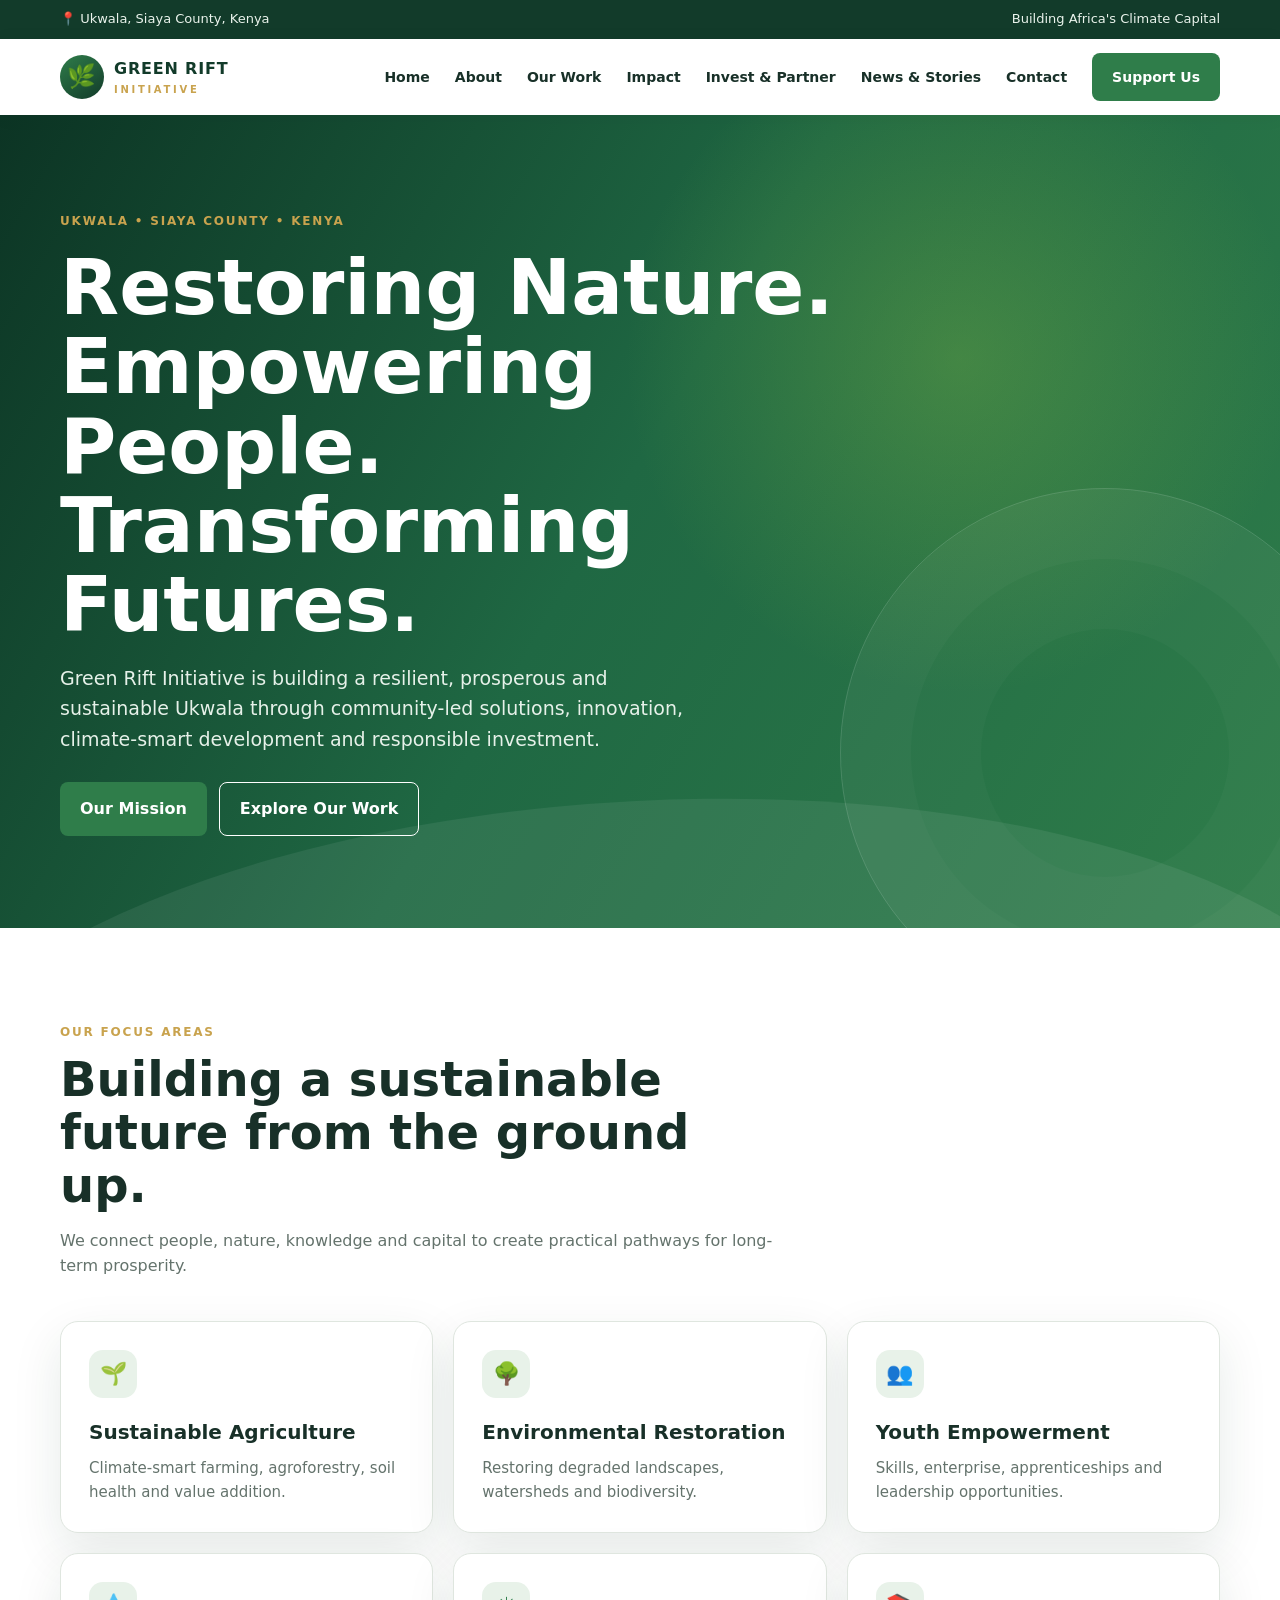
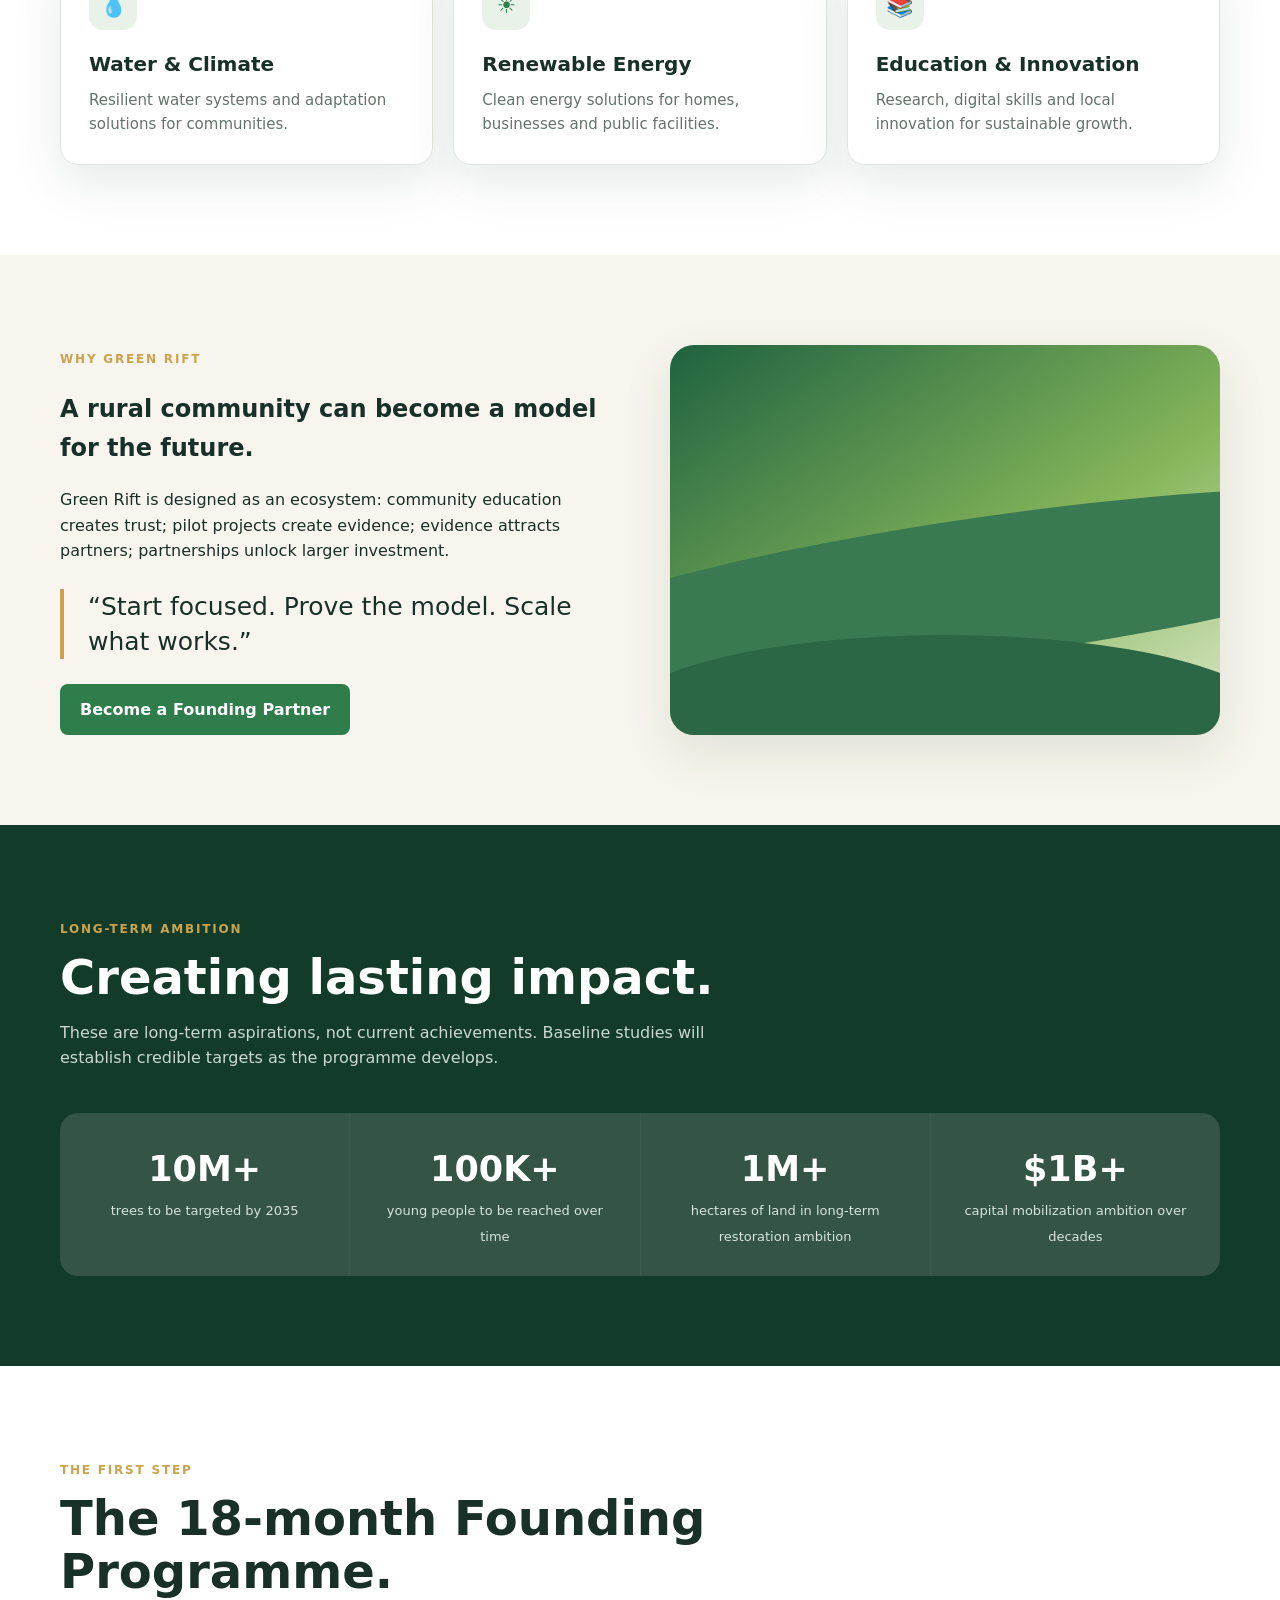
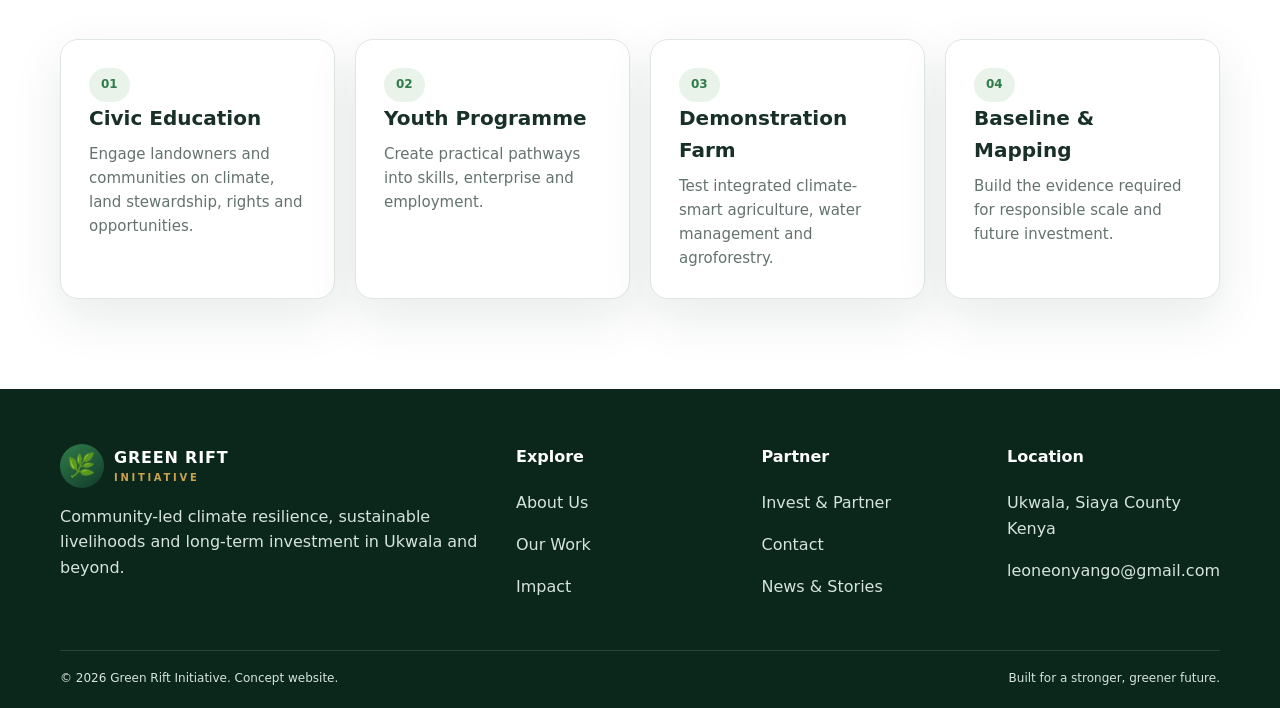
<file: index.html>
<!doctype html><html lang="en"><head><meta charset="utf-8"><meta name="viewport" content="width=device-width,initial-scale=1"><meta name="description" content="Green Rift Initiative — community-led climate resilience and sustainable development in Ukwala, Siaya County, Kenya."><title>Building Africa’s Climate Capital | Green Rift Initiative</title><link rel="stylesheet" href="style.css"></head><body><div class="top"><div class="container"><div>📍 Ukwala, Siaya County, Kenya</div><div>Building Africa's Climate Capital</div></div></div><header class="nav"><div class="container navin"><a class="brand" href="index.html"><span class="mark">🌿</span><span>GREEN RIFT<small>INITIATIVE</small></span></a><nav class="links"><a href="index.html">Home</a><a href="about.html">About</a><a href="work.html">Our Work</a><a href="impact.html">Impact</a><a href="partner.html">Invest & Partner</a><a href="stories.html">News & Stories</a><a href="contact.html">Contact</a><a class="btn" href="partner.html">Support Us</a></nav><span class="mobile">☰</span></div></header><main><section class="hero"><div class="leaf-field"></div><div class="container"><span class="eyebrow">Ukwala • Siaya County • Kenya</span><h1>Restoring Nature.<br>Empowering People.<br>Transforming Futures.</h1><p>Green Rift Initiative is building a resilient, prosperous and sustainable Ukwala through community-led solutions, innovation, climate-smart development and responsible investment.</p><div class="hero-actions"><a class="btn" href="about.html">Our Mission</a><a class="btn alt" href="work.html">Explore Our Work</a></div></div></section><section class="section white"><div class="container"><div class="section-head"><span class="eyebrow">Our focus areas</span><h2>Building a sustainable future from the ground up.</h2><p>We connect people, nature, knowledge and capital to create practical pathways for long-term prosperity.</p></div><div class="grid grid6"><div class="card"><div class="icon">🌱</div><h3>Sustainable Agriculture</h3><p>Climate-smart farming, agroforestry, soil health and value addition.</p></div><div class="card"><div class="icon">🌳</div><h3>Environmental Restoration</h3><p>Restoring degraded landscapes, watersheds and biodiversity.</p></div><div class="card"><div class="icon">👥</div><h3>Youth Empowerment</h3><p>Skills, enterprise, apprenticeships and leadership opportunities.</p></div><div class="card"><div class="icon">💧</div><h3>Water & Climate</h3><p>Resilient water systems and adaptation solutions for communities.</p></div><div class="card"><div class="icon">☀️</div><h3>Renewable Energy</h3><p>Clean energy solutions for homes, businesses and public facilities.</p></div><div class="card"><div class="icon">📚</div><h3>Education & Innovation</h3><p>Research, digital skills and local innovation for sustainable growth.</p></div></div></div></section><section class="section"><div class="container split"><div><span class="eyebrow">Why Green Rift</span><h2>A rural community can become a model for the future.</h2><p>Green Rift is designed as an ecosystem: community education creates trust; pilot projects create evidence; evidence attracts partners; partnerships unlock larger investment.</p><p class="quote">“Start focused. Prove the model. Scale what works.”</p><a class="btn" href="partner.html">Become a Founding Partner</a></div><div class="visual"></div></div></section><section class="section dark"><div class="container"><div class="section-head"><span class="eyebrow">Long-term ambition</span><h2>Creating lasting impact.</h2><p>These are long-term aspirations, not current achievements. Baseline studies will establish credible targets as the programme develops.</p></div><div class="stats"><div class="stat"><strong>10M+</strong><span>trees to be targeted by 2035</span></div><div class="stat"><strong>100K+</strong><span>young people to be reached over time</span></div><div class="stat"><strong>1M+</strong><span>hectares of land in long-term restoration ambition</span></div><div class="stat"><strong>$1B+</strong><span>capital mobilization ambition over decades</span></div></div></div></section><section class="section white"><div class="container"><div class="section-head"><span class="eyebrow">The first step</span><h2>The 18-month Founding Programme.</h2></div><div class="grid grid4"><div class="card"><span class="pill">01</span><h3>Civic Education</h3><p>Engage landowners and communities on climate, land stewardship, rights and opportunities.</p></div><div class="card"><span class="pill">02</span><h3>Youth Programme</h3><p>Create practical pathways into skills, enterprise and employment.</p></div><div class="card"><span class="pill">03</span><h3>Demonstration Farm</h3><p>Test integrated climate-smart agriculture, water management and agroforestry.</p></div><div class="card"><span class="pill">04</span><h3>Baseline & Mapping</h3><p>Build the evidence required for responsible scale and future investment.</p></div></div></div></section></main><footer class="footer"><div class="container"><div class="footergrid"><div><div class="brand" style="color:#fff"><span class="mark">🌿</span><span>GREEN RIFT<small>INITIATIVE</small></span></div><p>Community-led climate resilience, sustainable livelihoods and long-term investment in Ukwala and beyond.</p></div><div><h4>Explore</h4><p><a href="about.html">About Us</a></p><p><a href="work.html">Our Work</a></p><p><a href="impact.html">Impact</a></p></div><div><h4>Partner</h4><p><a href="partner.html">Invest & Partner</a></p><p><a href="contact.html">Contact</a></p><p><a href="stories.html">News & Stories</a></p></div><div><h4>Location</h4><p>Ukwala, Siaya County<br>Kenya</p><p>leoneonyango@gmail.com</p></div></div><div class="copyright"><span>© 2026 Green Rift Initiative. Concept website.</span><span>Built for a stronger, greener future.</span></div></div></footer></body></html>
</file>
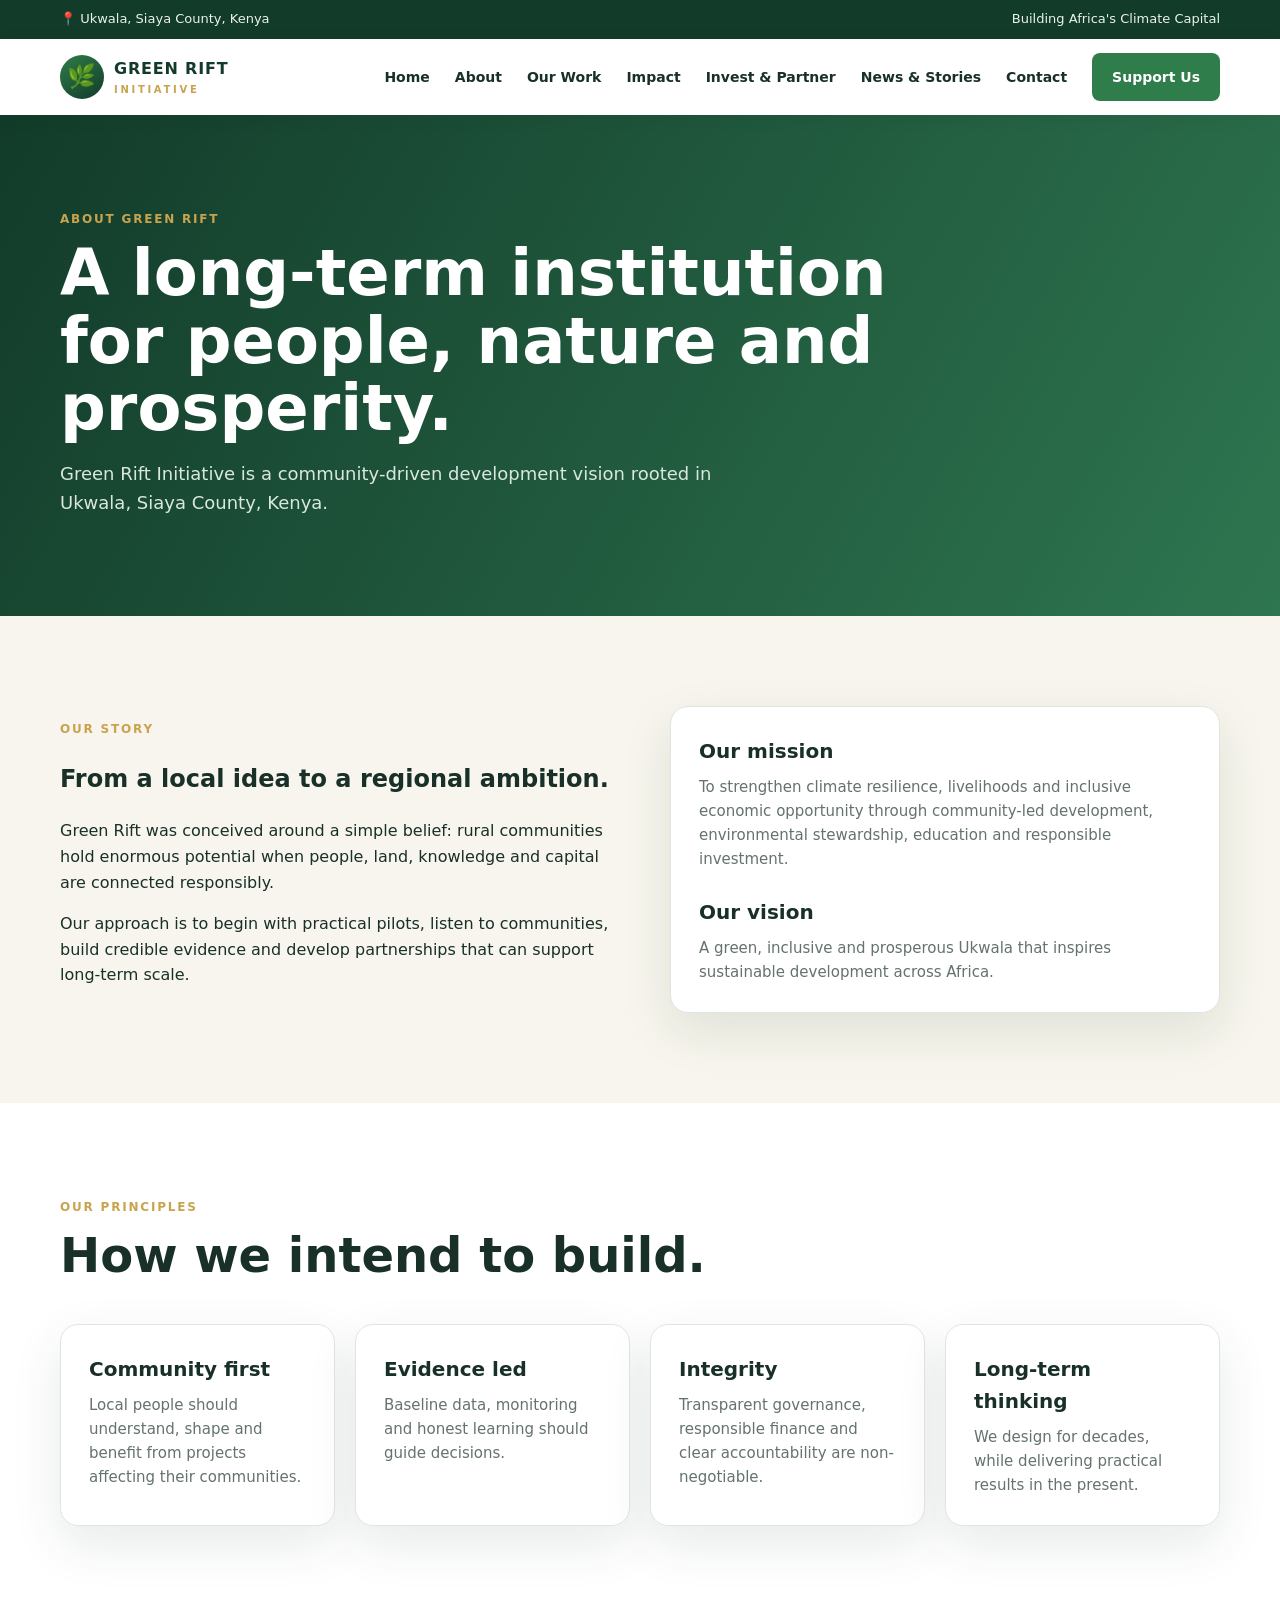
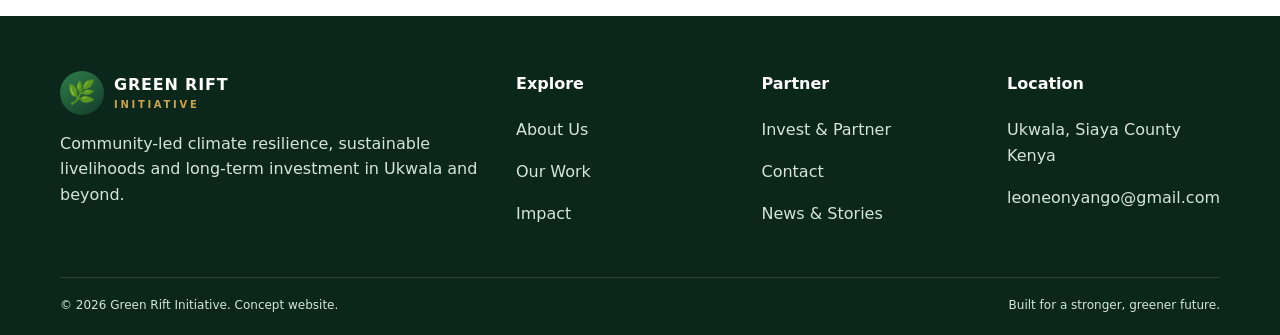
<file: about.html>
<!doctype html><html lang="en"><head><meta charset="utf-8"><meta name="viewport" content="width=device-width,initial-scale=1"><meta name="description" content="Green Rift Initiative — community-led climate resilience and sustainable development in Ukwala, Siaya County, Kenya."><title>About Us | Green Rift Initiative</title><link rel="stylesheet" href="style.css"></head><body><div class="top"><div class="container"><div>📍 Ukwala, Siaya County, Kenya</div><div>Building Africa's Climate Capital</div></div></div><header class="nav"><div class="container navin"><a class="brand" href="index.html"><span class="mark">🌿</span><span>GREEN RIFT<small>INITIATIVE</small></span></a><nav class="links"><a href="index.html">Home</a><a href="about.html">About</a><a href="work.html">Our Work</a><a href="impact.html">Impact</a><a href="partner.html">Invest & Partner</a><a href="stories.html">News & Stories</a><a href="contact.html">Contact</a><a class="btn" href="partner.html">Support Us</a></nav><span class="mobile">☰</span></div></header><main><section class="pagehero"><div class="container"><span class="eyebrow">About Green Rift</span><h1>A long-term institution for people, nature and prosperity.</h1><p>Green Rift Initiative is a community-driven development vision rooted in Ukwala, Siaya County, Kenya.</p></div></section><section class="section"><div class="container split"><div><span class="eyebrow">Our story</span><h2>From a local idea to a regional ambition.</h2><p>Green Rift was conceived around a simple belief: rural communities hold enormous potential when people, land, knowledge and capital are connected responsibly.</p><p>Our approach is to begin with practical pilots, listen to communities, build credible evidence and develop partnerships that can support long-term scale.</p></div><div class="card"><h3>Our mission</h3><p>To strengthen climate resilience, livelihoods and inclusive economic opportunity through community-led development, environmental stewardship, education and responsible investment.</p><br><h3>Our vision</h3><p>A green, inclusive and prosperous Ukwala that inspires sustainable development across Africa.</p></div></div></section><section class="section white"><div class="container"><div class="section-head"><span class="eyebrow">Our principles</span><h2>How we intend to build.</h2></div><div class="grid grid4"><div class="card"><h3>Community first</h3><p>Local people should understand, shape and benefit from projects affecting their communities.</p></div><div class="card"><h3>Evidence led</h3><p>Baseline data, monitoring and honest learning should guide decisions.</p></div><div class="card"><h3>Integrity</h3><p>Transparent governance, responsible finance and clear accountability are non-negotiable.</p></div><div class="card"><h3>Long-term thinking</h3><p>We design for decades, while delivering practical results in the present.</p></div></div></div></section></main><footer class="footer"><div class="container"><div class="footergrid"><div><div class="brand" style="color:#fff"><span class="mark">🌿</span><span>GREEN RIFT<small>INITIATIVE</small></span></div><p>Community-led climate resilience, sustainable livelihoods and long-term investment in Ukwala and beyond.</p></div><div><h4>Explore</h4><p><a href="about.html">About Us</a></p><p><a href="work.html">Our Work</a></p><p><a href="impact.html">Impact</a></p></div><div><h4>Partner</h4><p><a href="partner.html">Invest & Partner</a></p><p><a href="contact.html">Contact</a></p><p><a href="stories.html">News & Stories</a></p></div><div><h4>Location</h4><p>Ukwala, Siaya County<br>Kenya</p><p>leoneonyango@gmail.com</p></div></div><div class="copyright"><span>© 2026 Green Rift Initiative. Concept website.</span><span>Built for a stronger, greener future.</span></div></div></footer></body></html>
</file>
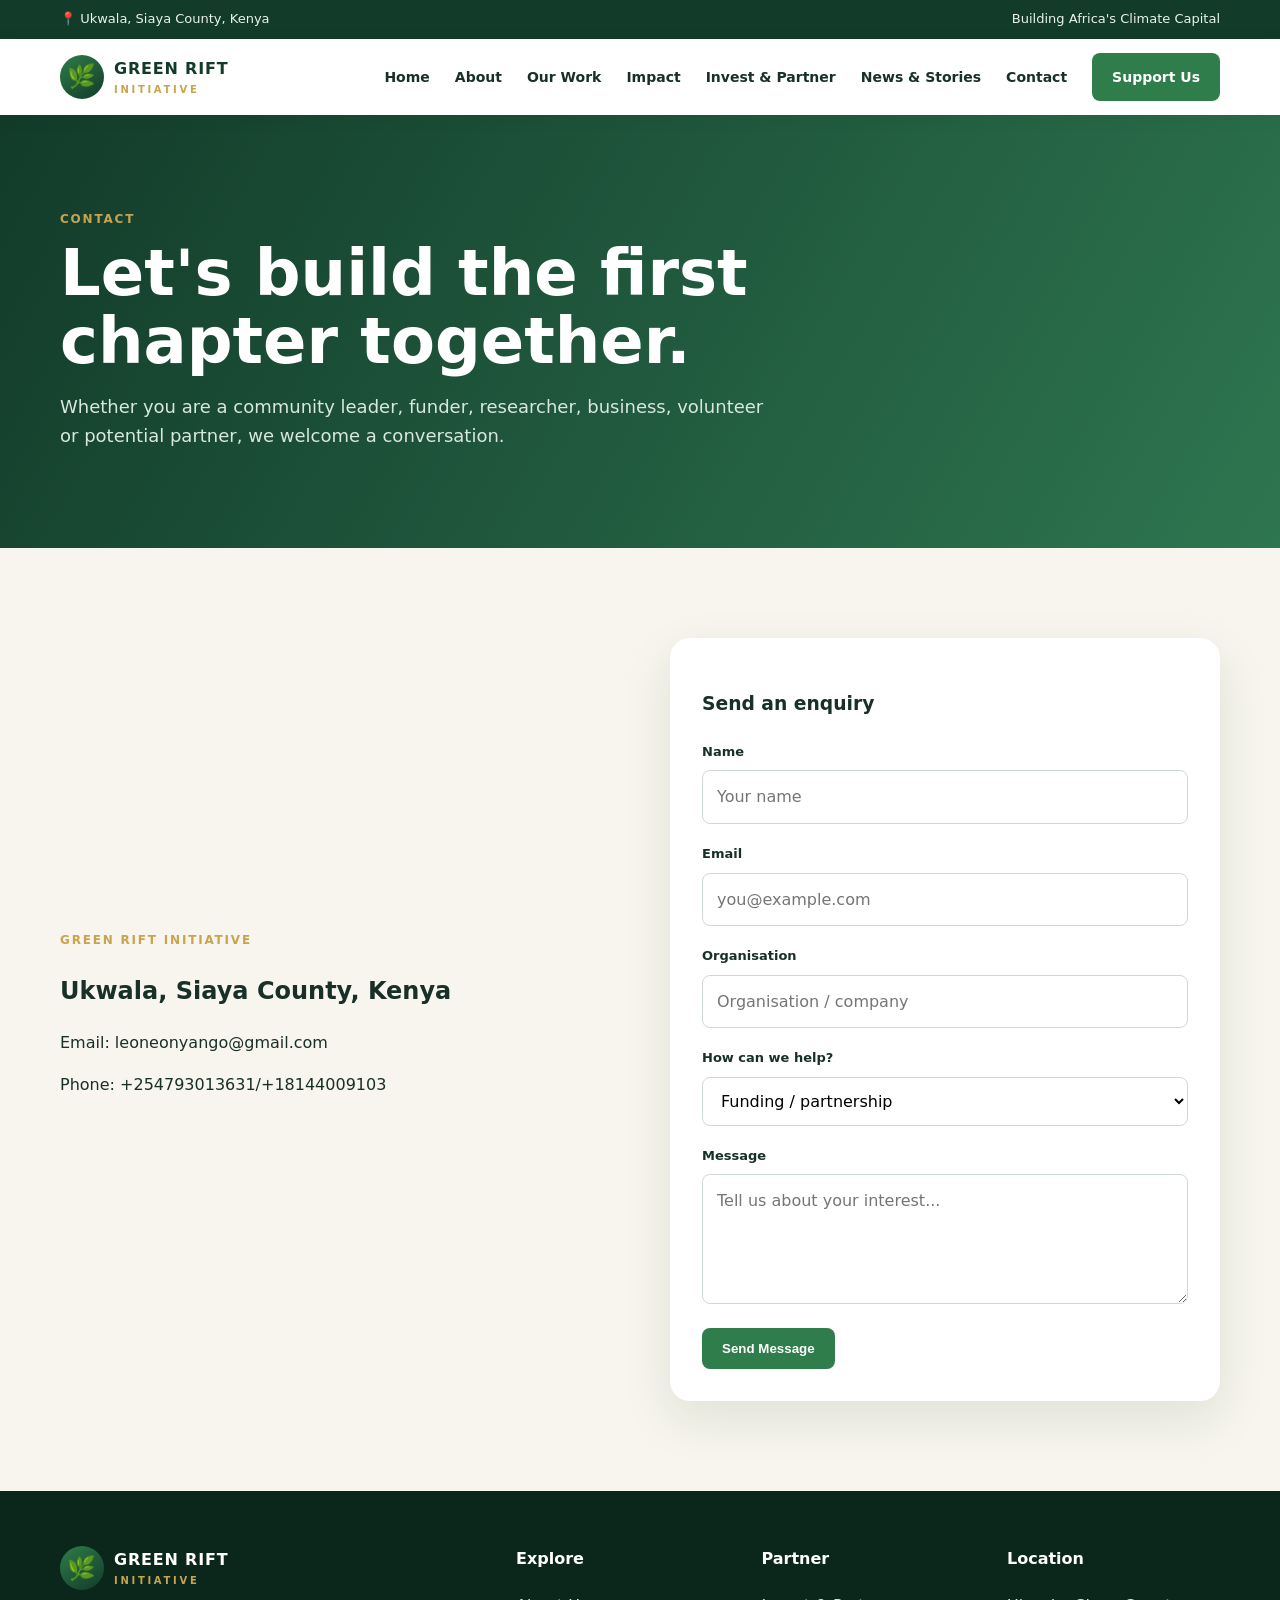
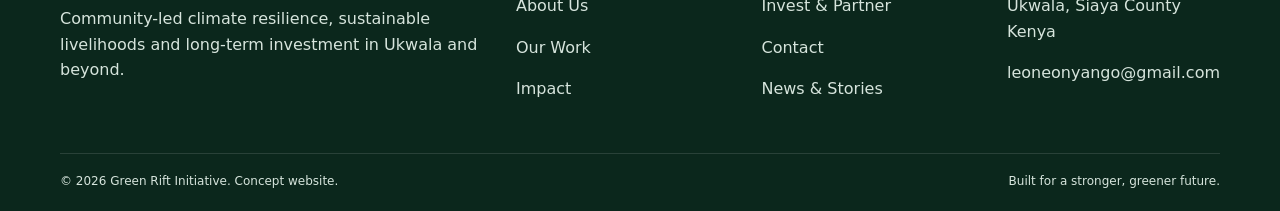
<file: contact.html>
<!doctype html><html lang="en"><head><meta charset="utf-8"><meta name="viewport" content="width=device-width,initial-scale=1"><meta name="description" content="Green Rift Initiative — community-led climate resilience and sustainable development in Ukwala, Siaya County, Kenya."><title>Contact | Green Rift Initiative</title><link rel="stylesheet" href="style.css"></head><body><div class="top"><div class="container"><div>📍 Ukwala, Siaya County, Kenya</div><div>Building Africa's Climate Capital</div></div></div><header class="nav"><div class="container navin"><a class="brand" href="index.html"><span class="mark">🌿</span><span>GREEN RIFT<small>INITIATIVE</small></span></a><nav class="links"><a href="index.html">Home</a><a href="about.html">About</a><a href="work.html">Our Work</a><a href="impact.html">Impact</a><a href="partner.html">Invest & Partner</a><a href="stories.html">News & Stories</a><a href="contact.html">Contact</a><a class="btn" href="partner.html">Support Us</a></nav><span class="mobile">☰</span></div></header><main><section class="pagehero"><div class="container"><span class="eyebrow">Contact</span><h1>Let's build the first chapter together.</h1><p>Whether you are a community leader, funder, researcher, business, volunteer or potential partner, we welcome a conversation.</p></div></section><section class="section"><div class="container split"><div><span class="eyebrow">Green Rift Initiative</span><h2>Ukwala, Siaya County, Kenya</h2><p>Email: leoneonyango@gmail.com</p><p>Phone: +254793013631/+18144009103</p><p></p></div><form class="form" onsubmit="event.preventDefault(); alert('Thank you. This demo form is ready to connect to your email service.');"><h3>Send an enquiry</h3><label>Name</label><input required placeholder="Your name"><label>Email</label><input required type="email" placeholder="you@example.com"><label>Organisation</label><input placeholder="Organisation / company"><label>How can we help?</label><select><option>Funding / partnership</option><option>Community partnership</option><option>Technical expertise</option><option>Volunteer / programme support</option><option>General enquiry</option></select><label>Message</label><textarea required placeholder="Tell us about your interest..."></textarea><button class="btn" type="submit">Send Message</button></form></div></section></main><footer class="footer"><div class="container"><div class="footergrid"><div><div class="brand" style="color:#fff"><span class="mark">🌿</span><span>GREEN RIFT<small>INITIATIVE</small></span></div><p>Community-led climate resilience, sustainable livelihoods and long-term investment in Ukwala and beyond.</p></div><div><h4>Explore</h4><p><a href="about.html">About Us</a></p><p><a href="work.html">Our Work</a></p><p><a href="impact.html">Impact</a></p></div><div><h4>Partner</h4><p><a href="partner.html">Invest & Partner</a></p><p><a href="contact.html">Contact</a></p><p><a href="stories.html">News & Stories</a></p></div><div><h4>Location</h4><p>Ukwala, Siaya County<br>Kenya</p><p>leoneonyango@gmail.com</p></div></div><div class="copyright"><span>© 2026 Green Rift Initiative. Concept website.</span><span>Built for a stronger, greener future.</span></div></div></footer></body></html>
</file>
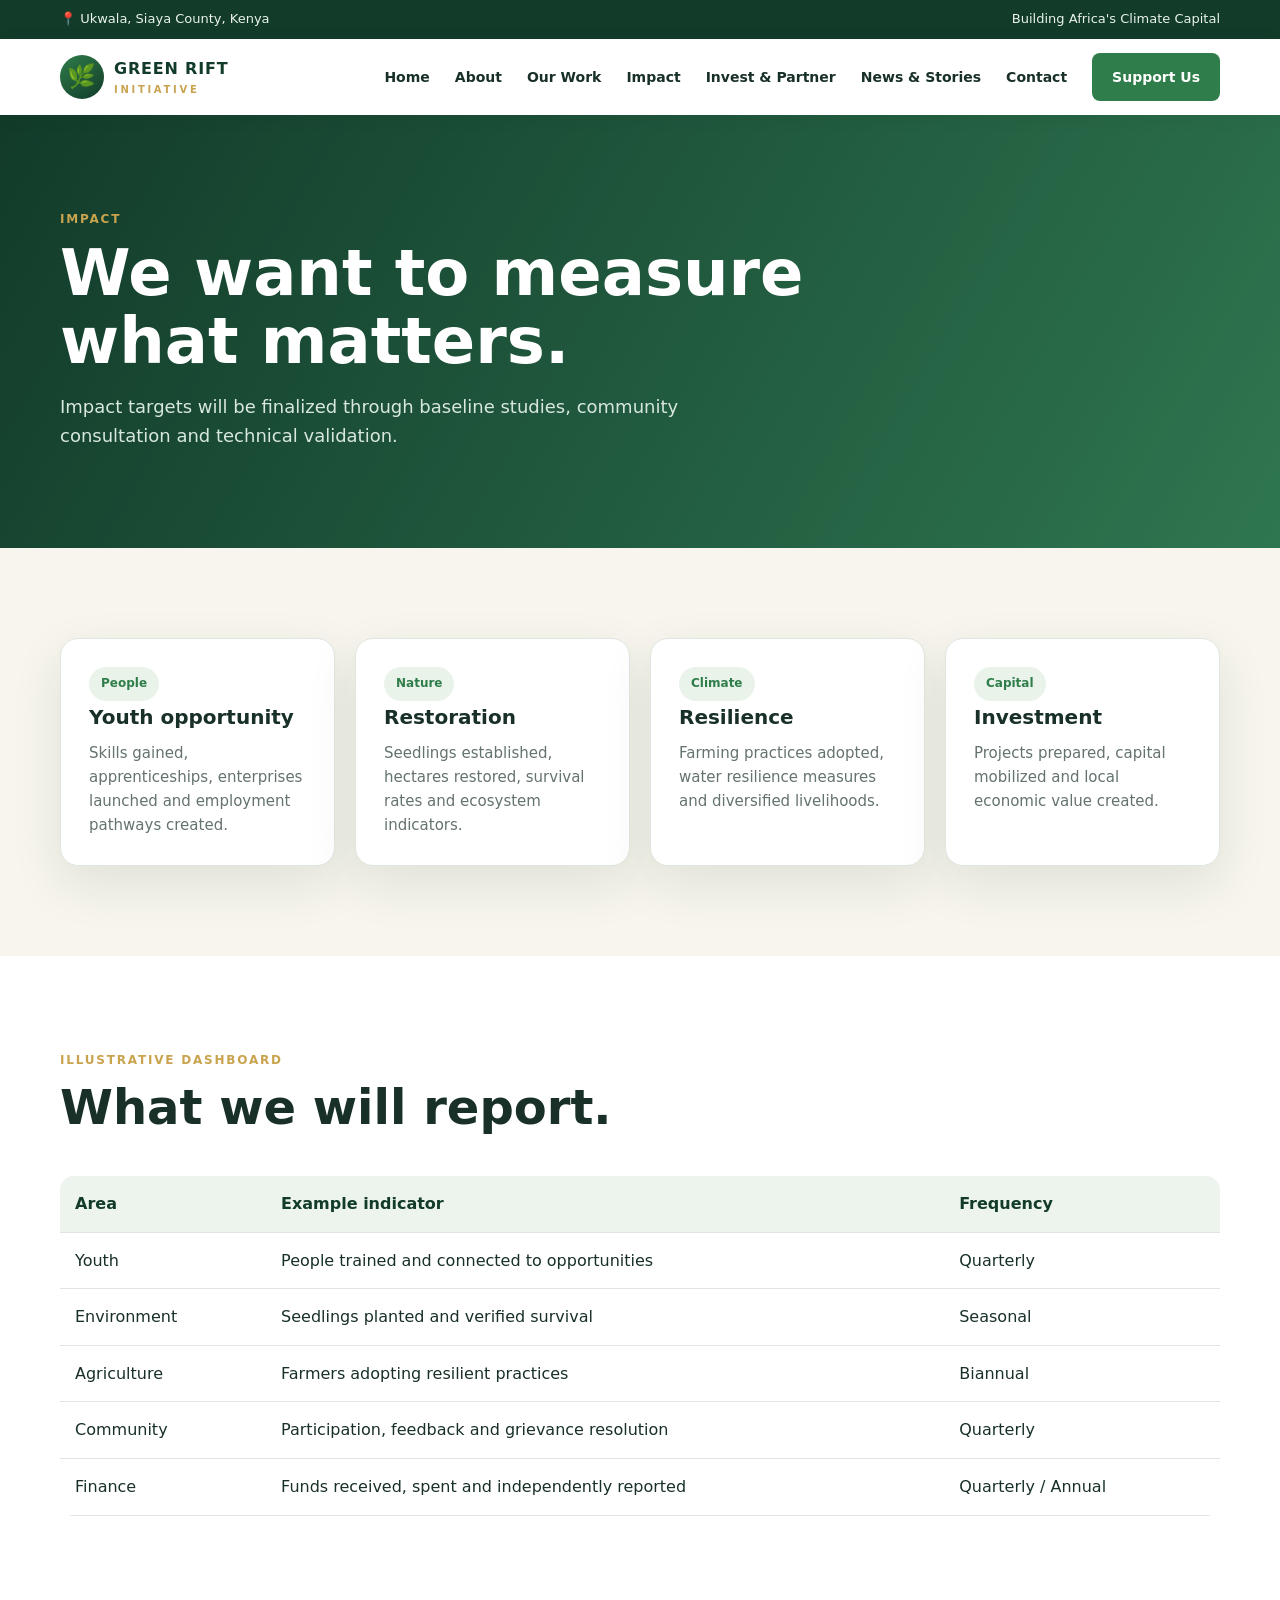
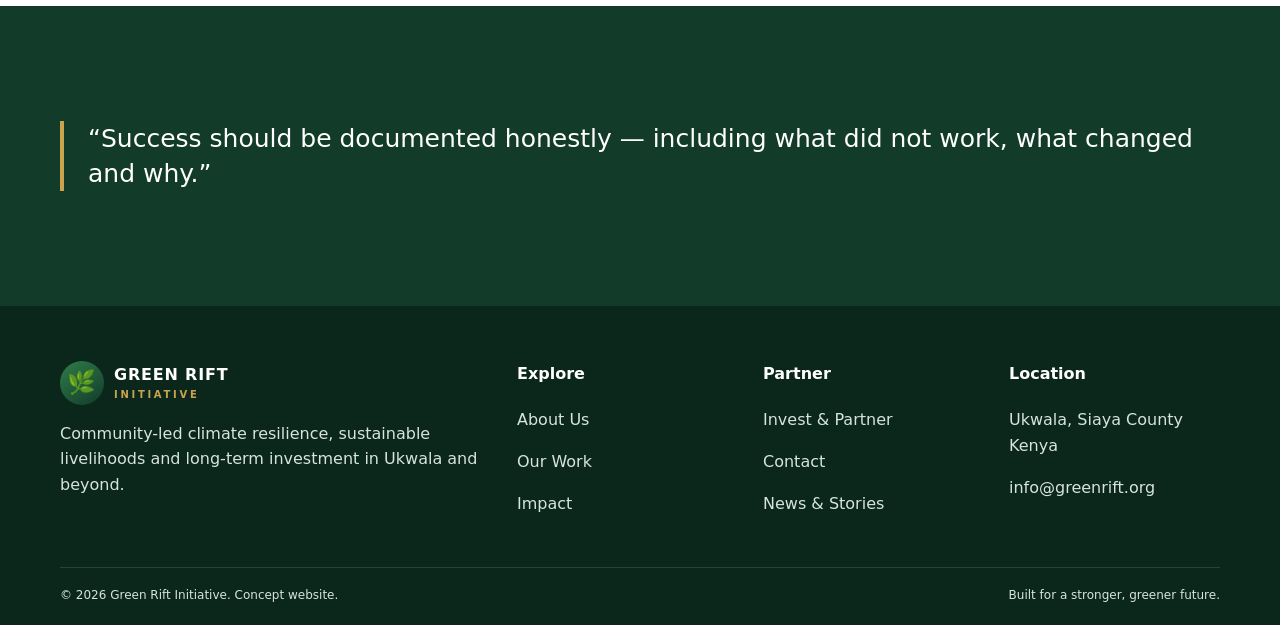
<file: impact.html>
<!doctype html><html lang="en"><head><meta charset="utf-8"><meta name="viewport" content="width=device-width,initial-scale=1"><meta name="description" content="Green Rift Initiative — community-led climate resilience and sustainable development in Ukwala, Siaya County, Kenya."><title>Impact | Green Rift Initiative</title><link rel="stylesheet" href="style.css"></head><body><div class="top"><div class="container"><div>📍 Ukwala, Siaya County, Kenya</div><div>Building Africa's Climate Capital</div></div></div><header class="nav"><div class="container navin"><a class="brand" href="index.html"><span class="mark">🌿</span><span>GREEN RIFT<small>INITIATIVE</small></span></a><nav class="links"><a href="index.html">Home</a><a href="about.html">About</a><a href="work.html">Our Work</a><a href="impact.html">Impact</a><a href="partner.html">Invest & Partner</a><a href="stories.html">News & Stories</a><a href="contact.html">Contact</a><a class="btn" href="partner.html">Support Us</a></nav><span class="mobile">☰</span></div></header><main><section class="pagehero"><div class="container"><span class="eyebrow">Impact</span><h1>We want to measure what matters.</h1><p>Impact targets will be finalized through baseline studies, community consultation and technical validation.</p></div></section><section class="section"><div class="container"><div class="grid grid4"><div class="card"><span class="pill">People</span><h3>Youth opportunity</h3><p>Skills gained, apprenticeships, enterprises launched and employment pathways created.</p></div><div class="card"><span class="pill">Nature</span><h3>Restoration</h3><p>Seedlings established, hectares restored, survival rates and ecosystem indicators.</p></div><div class="card"><span class="pill">Climate</span><h3>Resilience</h3><p>Farming practices adopted, water resilience measures and diversified livelihoods.</p></div><div class="card"><span class="pill">Capital</span><h3>Investment</h3><p>Projects prepared, capital mobilized and local economic value created.</p></div></div></div></section><section class="section white"><div class="container"><div class="section-head"><span class="eyebrow">Illustrative dashboard</span><h2>What we will report.</h2></div><table class="table"><tr><th>Area</th><th>Example indicator</th><th>Frequency</th></tr><tr><td>Youth</td><td>People trained and connected to opportunities</td><td>Quarterly</td></tr><tr><td>Environment</td><td>Seedlings planted and verified survival</td><td>Seasonal</td></tr><tr><td>Agriculture</td><td>Farmers adopting resilient practices</td><td>Biannual</td></tr><tr><td>Community</td><td>Participation, feedback and grievance resolution</td><td>Quarterly</td></tr><tr><td>Finance</td><td>Funds received, spent and independently reported</td><td>Quarterly / Annual</td></tr></table></div></section><section class="section dark"><div class="container"><p class="quote">“Success should be documented honestly — including what did not work, what changed and why.”</p></div></section></main><footer class="footer"><div class="container"><div class="footergrid"><div><div class="brand" style="color:#fff"><span class="mark">🌿</span><span>GREEN RIFT<small>INITIATIVE</small></span></div><p>Community-led climate resilience, sustainable livelihoods and long-term investment in Ukwala and beyond.</p></div><div><h4>Explore</h4><p><a href="about.html">About Us</a></p><p><a href="work.html">Our Work</a></p><p><a href="impact.html">Impact</a></p></div><div><h4>Partner</h4><p><a href="partner.html">Invest & Partner</a></p><p><a href="contact.html">Contact</a></p><p><a href="stories.html">News & Stories</a></p></div><div><h4>Location</h4><p>Ukwala, Siaya County<br>Kenya</p><p>info@greenrift.org</p></div></div><div class="copyright"><span>© 2026 Green Rift Initiative. Concept website.</span><span>Built for a stronger, greener future.</span></div></div></footer></body></html>
</file>
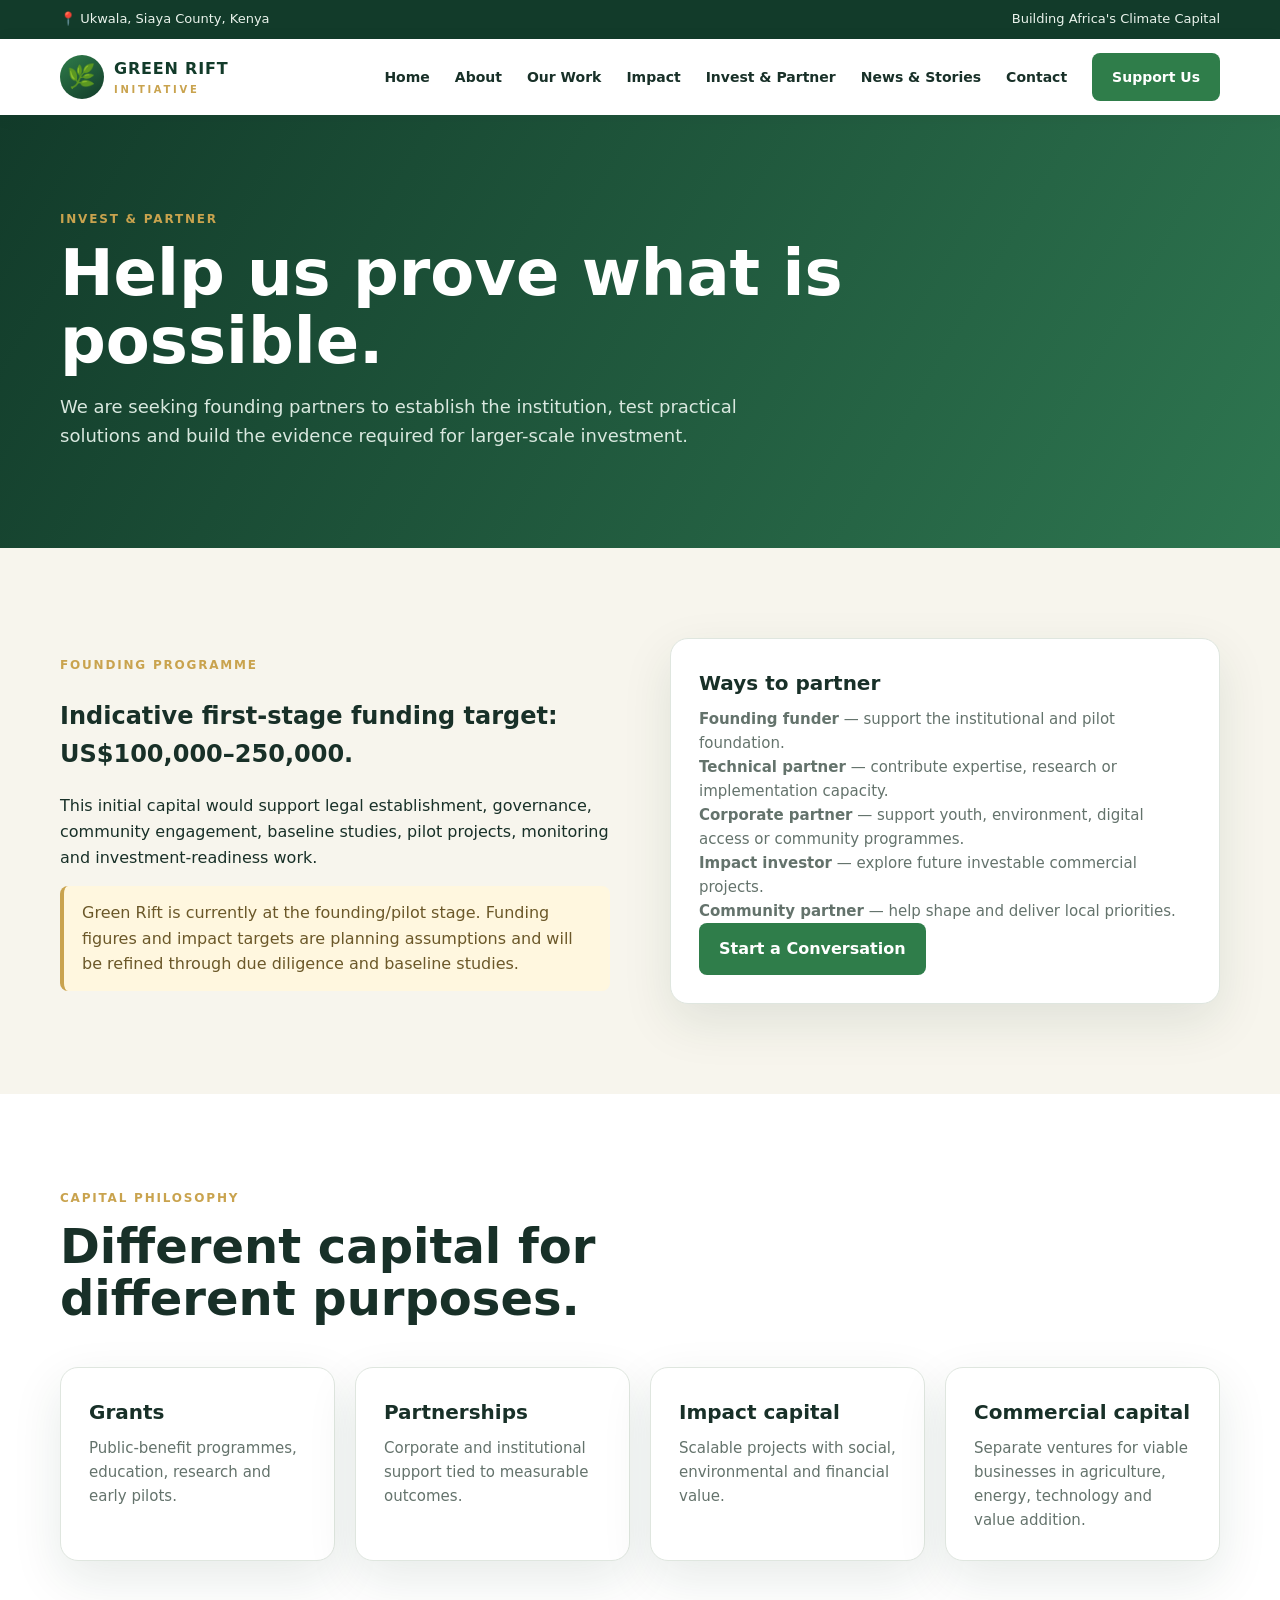
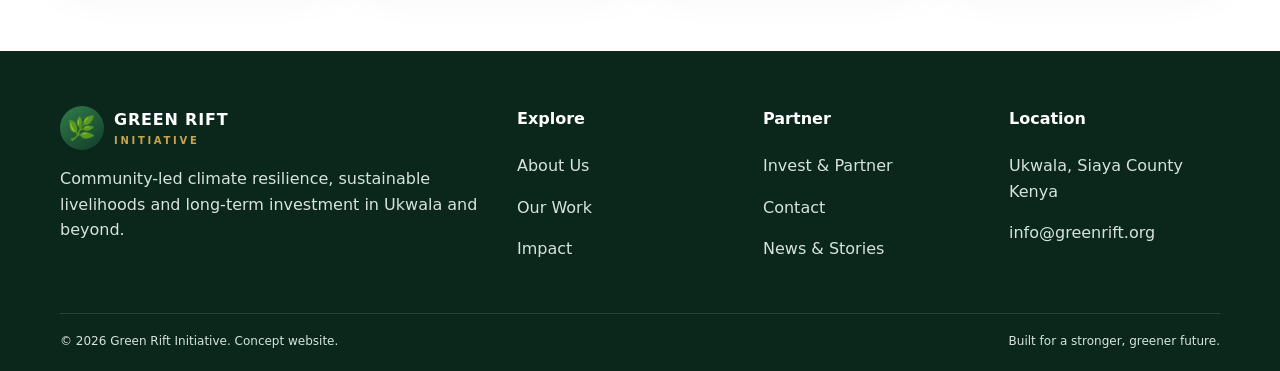
<file: partner.html>
<!doctype html><html lang="en"><head><meta charset="utf-8"><meta name="viewport" content="width=device-width,initial-scale=1"><meta name="description" content="Green Rift Initiative — community-led climate resilience and sustainable development in Ukwala, Siaya County, Kenya."><title>Invest & Partner | Green Rift Initiative</title><link rel="stylesheet" href="style.css"></head><body><div class="top"><div class="container"><div>📍 Ukwala, Siaya County, Kenya</div><div>Building Africa's Climate Capital</div></div></div><header class="nav"><div class="container navin"><a class="brand" href="index.html"><span class="mark">🌿</span><span>GREEN RIFT<small>INITIATIVE</small></span></a><nav class="links"><a href="index.html">Home</a><a href="about.html">About</a><a href="work.html">Our Work</a><a href="impact.html">Impact</a><a href="partner.html">Invest & Partner</a><a href="stories.html">News & Stories</a><a href="contact.html">Contact</a><a class="btn" href="partner.html">Support Us</a></nav><span class="mobile">☰</span></div></header><main><section class="pagehero"><div class="container"><span class="eyebrow">Invest & Partner</span><h1>Help us prove what is possible.</h1><p>We are seeking founding partners to establish the institution, test practical solutions and build the evidence required for larger-scale investment.</p></div></section><section class="section"><div class="container split"><div><span class="eyebrow">Founding programme</span><h2>Indicative first-stage funding target: US$100,000–250,000.</h2><p>This initial capital would support legal establishment, governance, community engagement, baseline studies, pilot projects, monitoring and investment-readiness work.</p><div class="notice">Green Rift is currently at the founding/pilot stage. Funding figures and impact targets are planning assumptions and will be refined through due diligence and baseline studies.</div></div><div class="card"><h3>Ways to partner</h3><p><b>Founding funder</b> — support the institutional and pilot foundation.</p><p><b>Technical partner</b> — contribute expertise, research or implementation capacity.</p><p><b>Corporate partner</b> — support youth, environment, digital access or community programmes.</p><p><b>Impact investor</b> — explore future investable commercial projects.</p><p><b>Community partner</b> — help shape and deliver local priorities.</p><a class="btn" href="contact.html">Start a Conversation</a></div></div></section><section class="section white"><div class="container"><div class="section-head"><span class="eyebrow">Capital philosophy</span><h2>Different capital for different purposes.</h2></div><div class="grid grid4"><div class="card"><h3>Grants</h3><p>Public-benefit programmes, education, research and early pilots.</p></div><div class="card"><h3>Partnerships</h3><p>Corporate and institutional support tied to measurable outcomes.</p></div><div class="card"><h3>Impact capital</h3><p>Scalable projects with social, environmental and financial value.</p></div><div class="card"><h3>Commercial capital</h3><p>Separate ventures for viable businesses in agriculture, energy, technology and value addition.</p></div></div></div></section></main><footer class="footer"><div class="container"><div class="footergrid"><div><div class="brand" style="color:#fff"><span class="mark">🌿</span><span>GREEN RIFT<small>INITIATIVE</small></span></div><p>Community-led climate resilience, sustainable livelihoods and long-term investment in Ukwala and beyond.</p></div><div><h4>Explore</h4><p><a href="about.html">About Us</a></p><p><a href="work.html">Our Work</a></p><p><a href="impact.html">Impact</a></p></div><div><h4>Partner</h4><p><a href="partner.html">Invest & Partner</a></p><p><a href="contact.html">Contact</a></p><p><a href="stories.html">News & Stories</a></p></div><div><h4>Location</h4><p>Ukwala, Siaya County<br>Kenya</p><p>info@greenrift.org</p></div></div><div class="copyright"><span>© 2026 Green Rift Initiative. Concept website.</span><span>Built for a stronger, greener future.</span></div></div></footer></body></html>
</file>
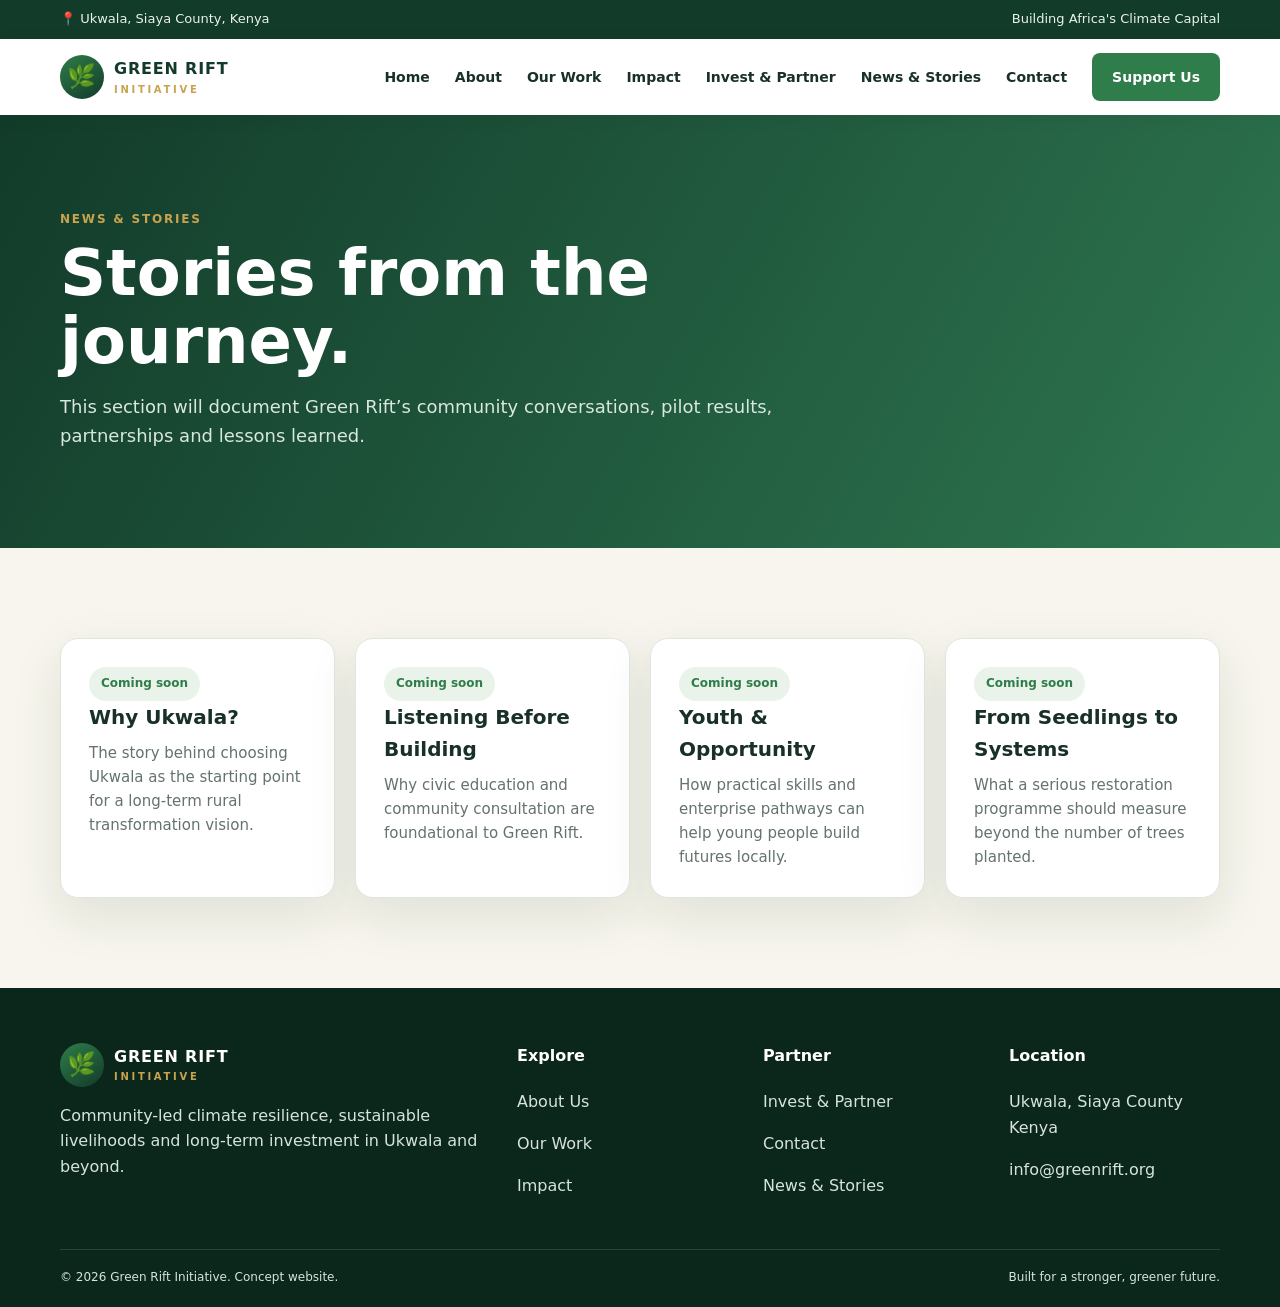
<file: stories.html>
<!doctype html><html lang="en"><head><meta charset="utf-8"><meta name="viewport" content="width=device-width,initial-scale=1"><meta name="description" content="Green Rift Initiative — community-led climate resilience and sustainable development in Ukwala, Siaya County, Kenya."><title>News & Stories | Green Rift Initiative</title><link rel="stylesheet" href="style.css"></head><body><div class="top"><div class="container"><div>📍 Ukwala, Siaya County, Kenya</div><div>Building Africa's Climate Capital</div></div></div><header class="nav"><div class="container navin"><a class="brand" href="index.html"><span class="mark">🌿</span><span>GREEN RIFT<small>INITIATIVE</small></span></a><nav class="links"><a href="index.html">Home</a><a href="about.html">About</a><a href="work.html">Our Work</a><a href="impact.html">Impact</a><a href="partner.html">Invest & Partner</a><a href="stories.html">News & Stories</a><a href="contact.html">Contact</a><a class="btn" href="partner.html">Support Us</a></nav><span class="mobile">☰</span></div></header><main><section class="pagehero"><div class="container"><span class="eyebrow">News & Stories</span><h1>Stories from the journey.</h1><p>This section will document Green Rift’s community conversations, pilot results, partnerships and lessons learned.</p></div></section><section class="section"><div class="container"><div class="grid grid4"><article class="card"><span class="pill">Coming soon</span><h3>Why Ukwala?</h3><p>The story behind choosing Ukwala as the starting point for a long-term rural transformation vision.</p></article><article class="card"><span class="pill">Coming soon</span><h3>Listening Before Building</h3><p>Why civic education and community consultation are foundational to Green Rift.</p></article><article class="card"><span class="pill">Coming soon</span><h3>Youth & Opportunity</h3><p>How practical skills and enterprise pathways can help young people build futures locally.</p></article><article class="card"><span class="pill">Coming soon</span><h3>From Seedlings to Systems</h3><p>What a serious restoration programme should measure beyond the number of trees planted.</p></article></div></div></section></main><footer class="footer"><div class="container"><div class="footergrid"><div><div class="brand" style="color:#fff"><span class="mark">🌿</span><span>GREEN RIFT<small>INITIATIVE</small></span></div><p>Community-led climate resilience, sustainable livelihoods and long-term investment in Ukwala and beyond.</p></div><div><h4>Explore</h4><p><a href="about.html">About Us</a></p><p><a href="work.html">Our Work</a></p><p><a href="impact.html">Impact</a></p></div><div><h4>Partner</h4><p><a href="partner.html">Invest & Partner</a></p><p><a href="contact.html">Contact</a></p><p><a href="stories.html">News & Stories</a></p></div><div><h4>Location</h4><p>Ukwala, Siaya County<br>Kenya</p><p>info@greenrift.org</p></div></div><div class="copyright"><span>© 2026 Green Rift Initiative. Concept website.</span><span>Built for a stronger, greener future.</span></div></div></footer></body></html>
</file>
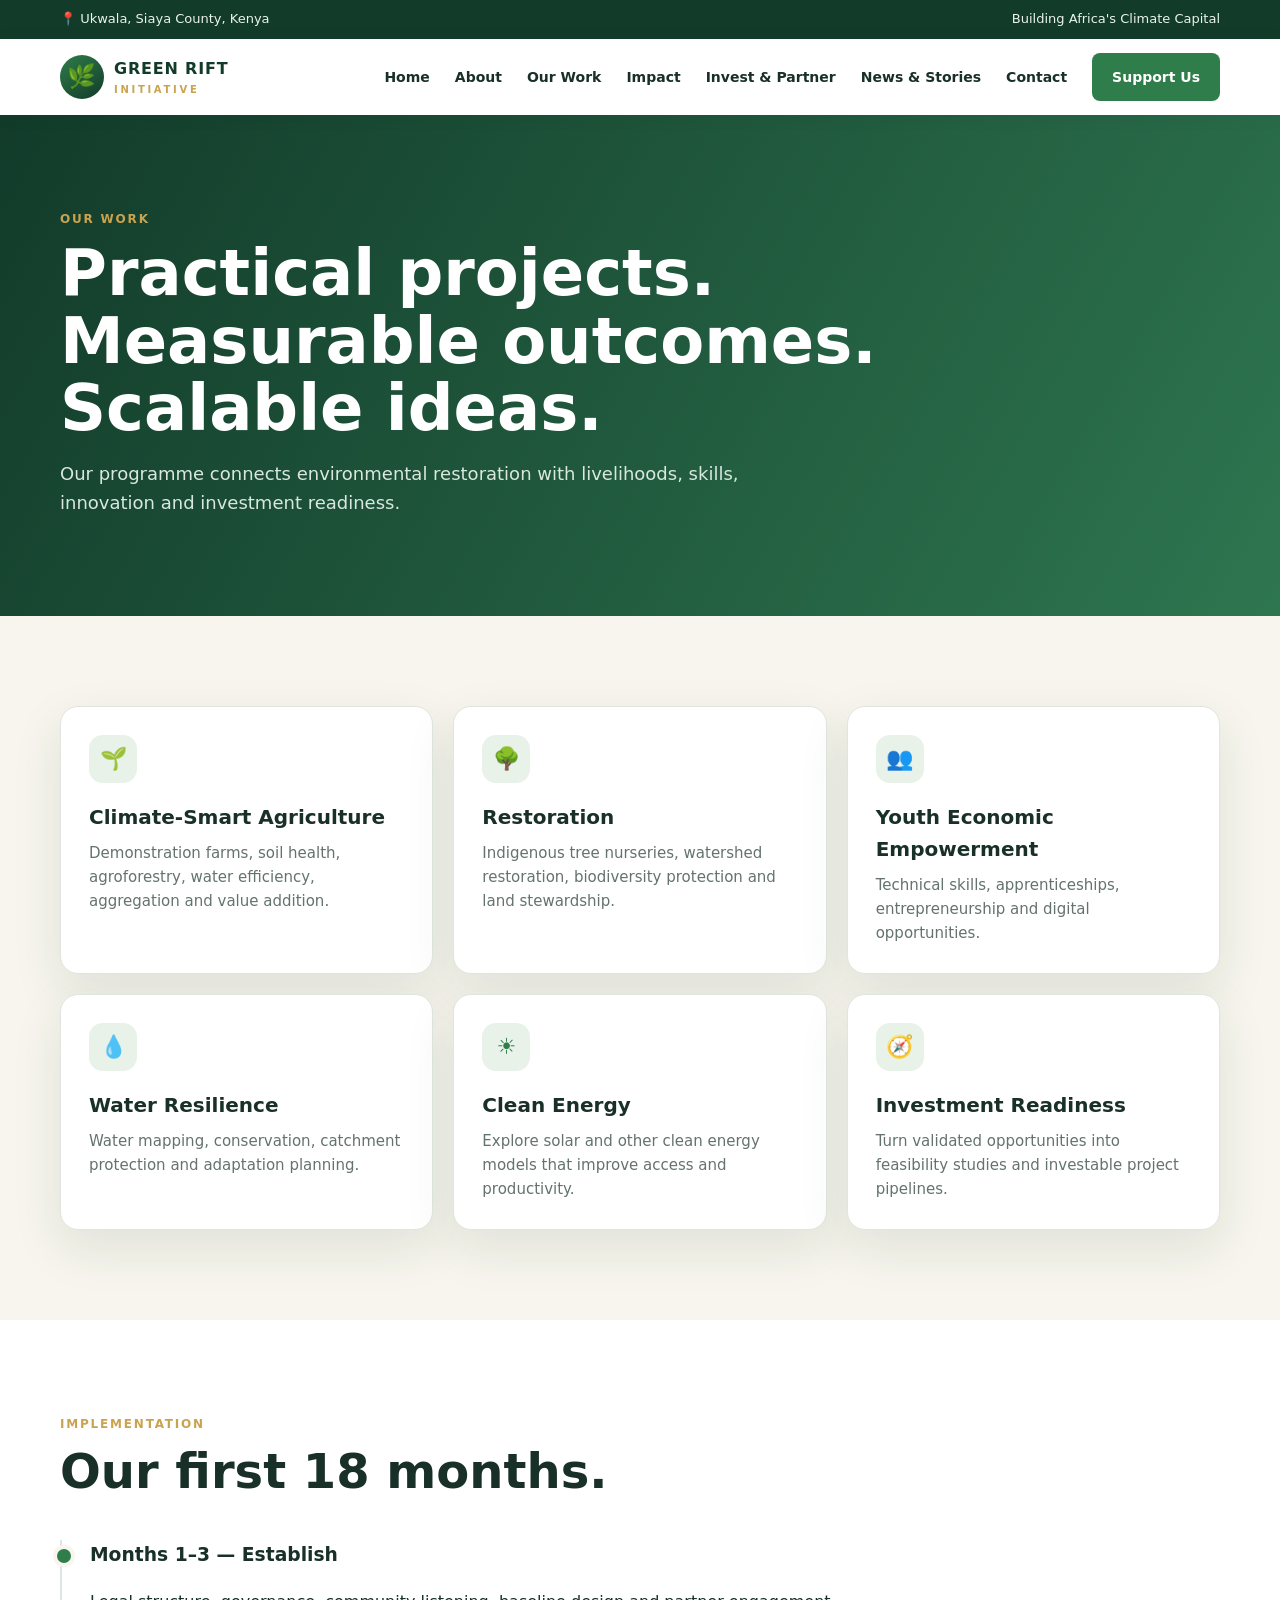
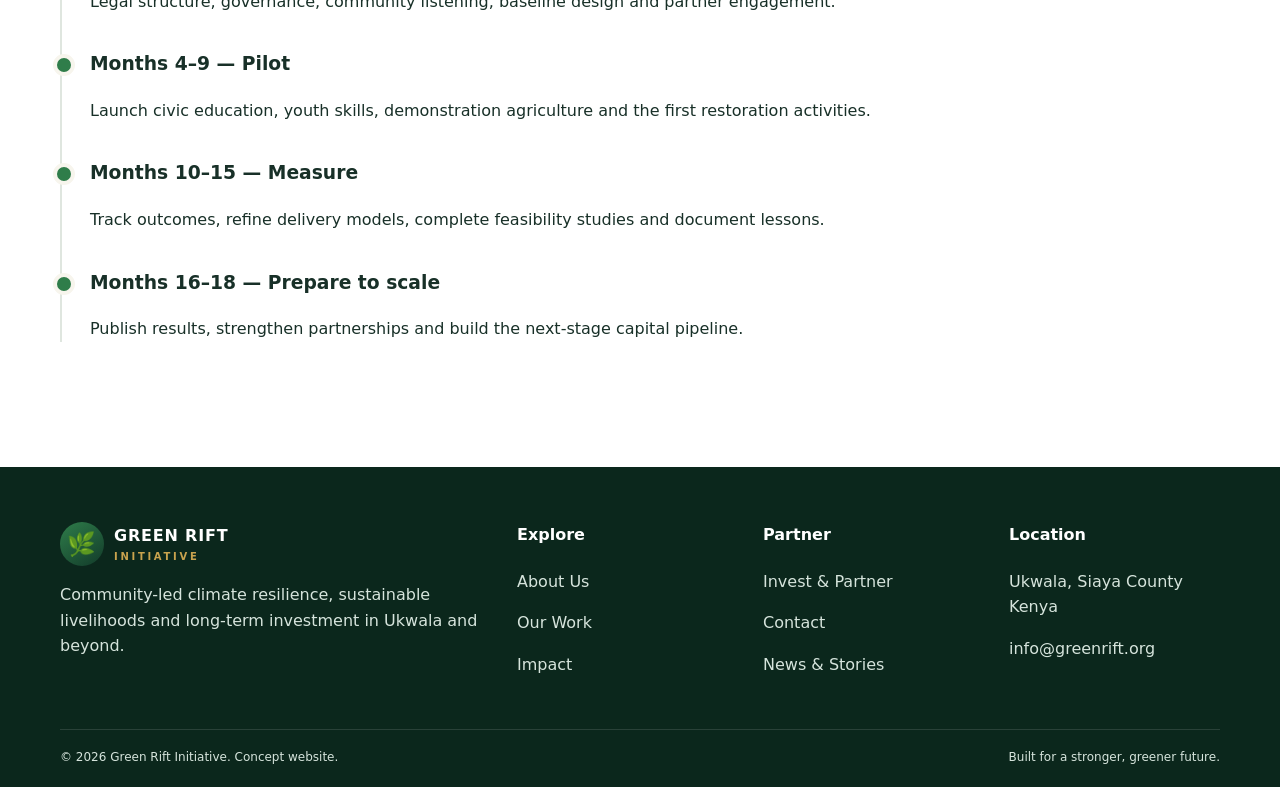
<file: work.html>
<!doctype html><html lang="en"><head><meta charset="utf-8"><meta name="viewport" content="width=device-width,initial-scale=1"><meta name="description" content="Green Rift Initiative — community-led climate resilience and sustainable development in Ukwala, Siaya County, Kenya."><title>Our Work | Green Rift Initiative</title><link rel="stylesheet" href="style.css"></head><body><div class="top"><div class="container"><div>📍 Ukwala, Siaya County, Kenya</div><div>Building Africa's Climate Capital</div></div></div><header class="nav"><div class="container navin"><a class="brand" href="index.html"><span class="mark">🌿</span><span>GREEN RIFT<small>INITIATIVE</small></span></a><nav class="links"><a href="index.html">Home</a><a href="about.html">About</a><a href="work.html">Our Work</a><a href="impact.html">Impact</a><a href="partner.html">Invest & Partner</a><a href="stories.html">News & Stories</a><a href="contact.html">Contact</a><a class="btn" href="partner.html">Support Us</a></nav><span class="mobile">☰</span></div></header><main><section class="pagehero"><div class="container"><span class="eyebrow">Our Work</span><h1>Practical projects. Measurable outcomes. Scalable ideas.</h1><p>Our programme connects environmental restoration with livelihoods, skills, innovation and investment readiness.</p></div></section><section class="section"><div class="container"><div class="grid grid6"><div class="card"><div class="icon">🌱</div><h3>Climate-Smart Agriculture</h3><p>Demonstration farms, soil health, agroforestry, water efficiency, aggregation and value addition.</p></div><div class="card"><div class="icon">🌳</div><h3>Restoration</h3><p>Indigenous tree nurseries, watershed restoration, biodiversity protection and land stewardship.</p></div><div class="card"><div class="icon">👥</div><h3>Youth Economic Empowerment</h3><p>Technical skills, apprenticeships, entrepreneurship and digital opportunities.</p></div><div class="card"><div class="icon">💧</div><h3>Water Resilience</h3><p>Water mapping, conservation, catchment protection and adaptation planning.</p></div><div class="card"><div class="icon">☀️</div><h3>Clean Energy</h3><p>Explore solar and other clean energy models that improve access and productivity.</p></div><div class="card"><div class="icon">🧭</div><h3>Investment Readiness</h3><p>Turn validated opportunities into feasibility studies and investable project pipelines.</p></div></div></div></section><section class="section white"><div class="container"><div class="section-head"><span class="eyebrow">Implementation</span><h2>Our first 18 months.</h2></div><div class="timeline"><div class="item"><h3>Months 1–3 — Establish</h3><p>Legal structure, governance, community listening, baseline design and partner engagement.</p></div><div class="item"><h3>Months 4–9 — Pilot</h3><p>Launch civic education, youth skills, demonstration agriculture and the first restoration activities.</p></div><div class="item"><h3>Months 10–15 — Measure</h3><p>Track outcomes, refine delivery models, complete feasibility studies and document lessons.</p></div><div class="item"><h3>Months 16–18 — Prepare to scale</h3><p>Publish results, strengthen partnerships and build the next-stage capital pipeline.</p></div></div></div></section></main><footer class="footer"><div class="container"><div class="footergrid"><div><div class="brand" style="color:#fff"><span class="mark">🌿</span><span>GREEN RIFT<small>INITIATIVE</small></span></div><p>Community-led climate resilience, sustainable livelihoods and long-term investment in Ukwala and beyond.</p></div><div><h4>Explore</h4><p><a href="about.html">About Us</a></p><p><a href="work.html">Our Work</a></p><p><a href="impact.html">Impact</a></p></div><div><h4>Partner</h4><p><a href="partner.html">Invest & Partner</a></p><p><a href="contact.html">Contact</a></p><p><a href="stories.html">News & Stories</a></p></div><div><h4>Location</h4><p>Ukwala, Siaya County<br>Kenya</p><p>info@greenrift.org</p></div></div><div class="copyright"><span>© 2026 Green Rift Initiative. Concept website.</span><span>Built for a stronger, greener future.</span></div></div></footer></body></html>
</file>
<file: style.css>
:root{--forest:#123b2a;--green:#2f7d4a;--lime:#8dbf43;--gold:#c9a34e;--cream:#f7f5ed;--ink:#183028;--muted:#64736c;--white:#fff;--line:#dfe6df;--shadow:0 18px 50px rgba(18,59,42,.10)}
*{box-sizing:border-box}html{scroll-behavior:smooth}body{margin:0;font-family:Inter,system-ui,-apple-system,Segoe UI,Roboto,Arial,sans-serif;color:var(--ink);background:var(--cream);line-height:1.6}a{text-decoration:none;color:inherit}.container{width:min(1160px,92%);margin:auto}.top{background:var(--forest);color:#eaf3ec;font-size:13px}.top .container{display:flex;justify-content:space-between;gap:20px;padding:9px 0}.nav{background:#fff;position:sticky;top:0;z-index:20;box-shadow:0 2px 18px rgba(0,0,0,.05)}.navin{height:76px;display:flex;align-items:center;justify-content:space-between}.brand{display:flex;align-items:center;gap:10px;font-weight:900;letter-spacing:.05em;color:var(--forest)}.mark{width:44px;height:44px;border-radius:50%;display:grid;place-items:center;background:linear-gradient(145deg,var(--green),var(--forest));color:#fff;font-size:23px}.brand small{display:block;font-size:10px;letter-spacing:.27em;color:var(--gold);font-weight:800}.links{display:flex;gap:25px;align-items:center;font-size:14px;font-weight:700}.links a:hover,.links a.active{color:var(--green)}.btn{display:inline-flex;align-items:center;justify-content:center;gap:8px;padding:13px 20px;border-radius:8px;background:var(--green);color:#fff;font-weight:800;border:0;cursor:pointer}.btn.alt{background:transparent;color:var(--forest);border:1px solid var(--forest)}.btn.gold{background:var(--gold);color:#fff}.hero{min-height:610px;background:radial-gradient(circle at 75% 30%,rgba(141,191,67,.3),transparent 30%),linear-gradient(120deg,#0c3424 0%,#1f6843 48%,#2f7d4a 100%);color:#fff;position:relative;overflow:hidden}.hero:after{content:"";position:absolute;inset:auto -10% -25% -10%;height:330px;background:rgba(255,255,255,.07);border-radius:50% 50% 0 0/100% 100% 0 0;transform:rotate(-3deg)}.hero .container{position:relative;z-index:2;padding:92px 0}.eyebrow{color:var(--gold);font-weight:900;letter-spacing:.15em;text-transform:uppercase;font-size:12px}.hero h1{font-size:clamp(44px,6vw,78px);line-height:1.03;max-width:780px;margin:16px 0}.hero p{font-size:19px;max-width:650px;color:#e6f1e9}.hero-actions{display:flex;gap:12px;margin-top:28px;flex-wrap:wrap}.hero .btn.alt{color:#fff;border-color:#fff}.leaf-field{position:absolute;right:-90px;bottom:-90px;width:530px;height:530px;border-radius:50%;border:1px solid rgba(255,255,255,.16);box-shadow:inset 0 0 0 70px rgba(255,255,255,.025),inset 0 0 0 140px rgba(255,255,255,.025)}.section{padding:90px 0}.section.white{background:#fff}.section.dark{background:var(--forest);color:#fff}.section-head{max-width:720px;margin-bottom:42px}.section-head h2{font-size:clamp(30px,4vw,48px);line-height:1.1;margin:10px 0}.section-head p{color:var(--muted)}.dark .section-head p{color:#cbd9d0}.grid{display:grid;gap:20px}.grid6{grid-template-columns:repeat(3,1fr)}.grid4{grid-template-columns:repeat(4,1fr)}.card{background:#fff;border:1px solid var(--line);border-radius:18px;padding:28px;box-shadow:var(--shadow)}.dark .card{background:rgba(255,255,255,.06);border-color:rgba(255,255,255,.12);box-shadow:none}.icon{width:48px;height:48px;border-radius:14px;background:#e8f2e9;color:var(--green);display:grid;place-items:center;font-size:22px;margin-bottom:18px}.card h3{margin:0 0 8px;font-size:20px}.card p{margin:0;color:var(--muted);font-size:15px}.dark .card p{color:#cbd9d0}.split{display:grid;grid-template-columns:1fr 1fr;gap:60px;align-items:center}.visual{min-height:390px;border-radius:24px;background:linear-gradient(145deg,#1e6240,#86b65a 60%,#dce8c9);position:relative;overflow:hidden;box-shadow:var(--shadow)}.visual:before{content:"";position:absolute;width:180%;height:140px;left:-30%;bottom:80px;background:#397a52;border-radius:50%;transform:rotate(-8deg)}.visual:after{content:"";position:absolute;width:120%;height:170px;left:-10%;bottom:-70px;background:#2b6745;border-radius:50%}.stats{display:grid;grid-template-columns:repeat(4,1fr);gap:1px;background:rgba(255,255,255,.16);border-radius:18px;overflow:hidden}.stat{padding:28px;background:rgba(0,0,0,.08);text-align:center}.stat strong{display:block;font-size:35px;color:#fff}.stat span{font-size:13px;color:#d6e5dc}.quote{font-size:25px;line-height:1.4;border-left:4px solid var(--gold);padding-left:24px}.pill{display:inline-block;padding:7px 12px;border-radius:99px;background:#e9f3e9;color:var(--green);font-size:12px;font-weight:800}.pagehero{padding:90px 0 80px;background:linear-gradient(120deg,var(--forest),#2e7650);color:#fff}.pagehero h1{font-size:clamp(40px,5vw,64px);line-height:1.05;margin:10px 0;max-width:850px}.pagehero p{max-width:720px;color:#d9e8df;font-size:18px}.timeline{border-left:2px solid var(--line);padding-left:28px}.timeline .item{position:relative;margin-bottom:35px}.timeline .item:before{content:"";position:absolute;left:-37px;top:5px;width:14px;height:14px;border-radius:50%;background:var(--green);border:4px solid var(--cream)}.table{width:100%;border-collapse:collapse;background:#fff;border-radius:14px;overflow:hidden}.table th,.table td{text-align:left;padding:15px;border-bottom:1px solid var(--line)}.table th{background:#edf4ed;color:var(--forest)}.form{background:#fff;padding:32px;border-radius:20px;box-shadow:var(--shadow)}input,textarea,select{width:100%;padding:13px 14px;border:1px solid #cfd9d2;border-radius:8px;font:inherit;margin:7px 0 16px;background:#fff}textarea{min-height:130px;resize:vertical}label{font-weight:800;font-size:13px}.footer{background:#0b271c;color:#d6e4dc;padding:55px 0 20px}.footergrid{display:grid;grid-template-columns:2fr 1fr 1fr 1fr;gap:35px}.footer a{color:#d6e4dc}.footer h4{color:#fff;margin-top:0}.copyright{border-top:1px solid rgba(255,255,255,.12);margin-top:35px;padding-top:18px;font-size:12px;display:flex;justify-content:space-between}.mobile{display:none}.notice{padding:14px 18px;background:#fff7df;border-left:4px solid var(--gold);border-radius:8px;color:#6b5829}.logo-line{display:flex;gap:30px;flex-wrap:wrap;align-items:center}.logo-box{padding:16px 20px;background:#fff;border:1px solid var(--line);border-radius:10px;font-weight:800;color:var(--muted)}
@media(max-width:900px){.links{display:none}.mobile{display:block}.grid6,.grid4{grid-template-columns:1fr 1fr}.split{grid-template-columns:1fr}.stats{grid-template-columns:1fr 1fr}.footergrid{grid-template-columns:1fr 1fr}.hero .container{padding:70px 0}.top .container{font-size:11px}}
@media(max-width:600px){.grid6,.grid4,.stats,.footergrid{grid-template-columns:1fr}.section{padding:65px 0}.hero{min-height:590px}.hero h1{font-size:45px}.copyright{display:block}.copyright span{display:block;margin-bottom:6px}}
</file>
